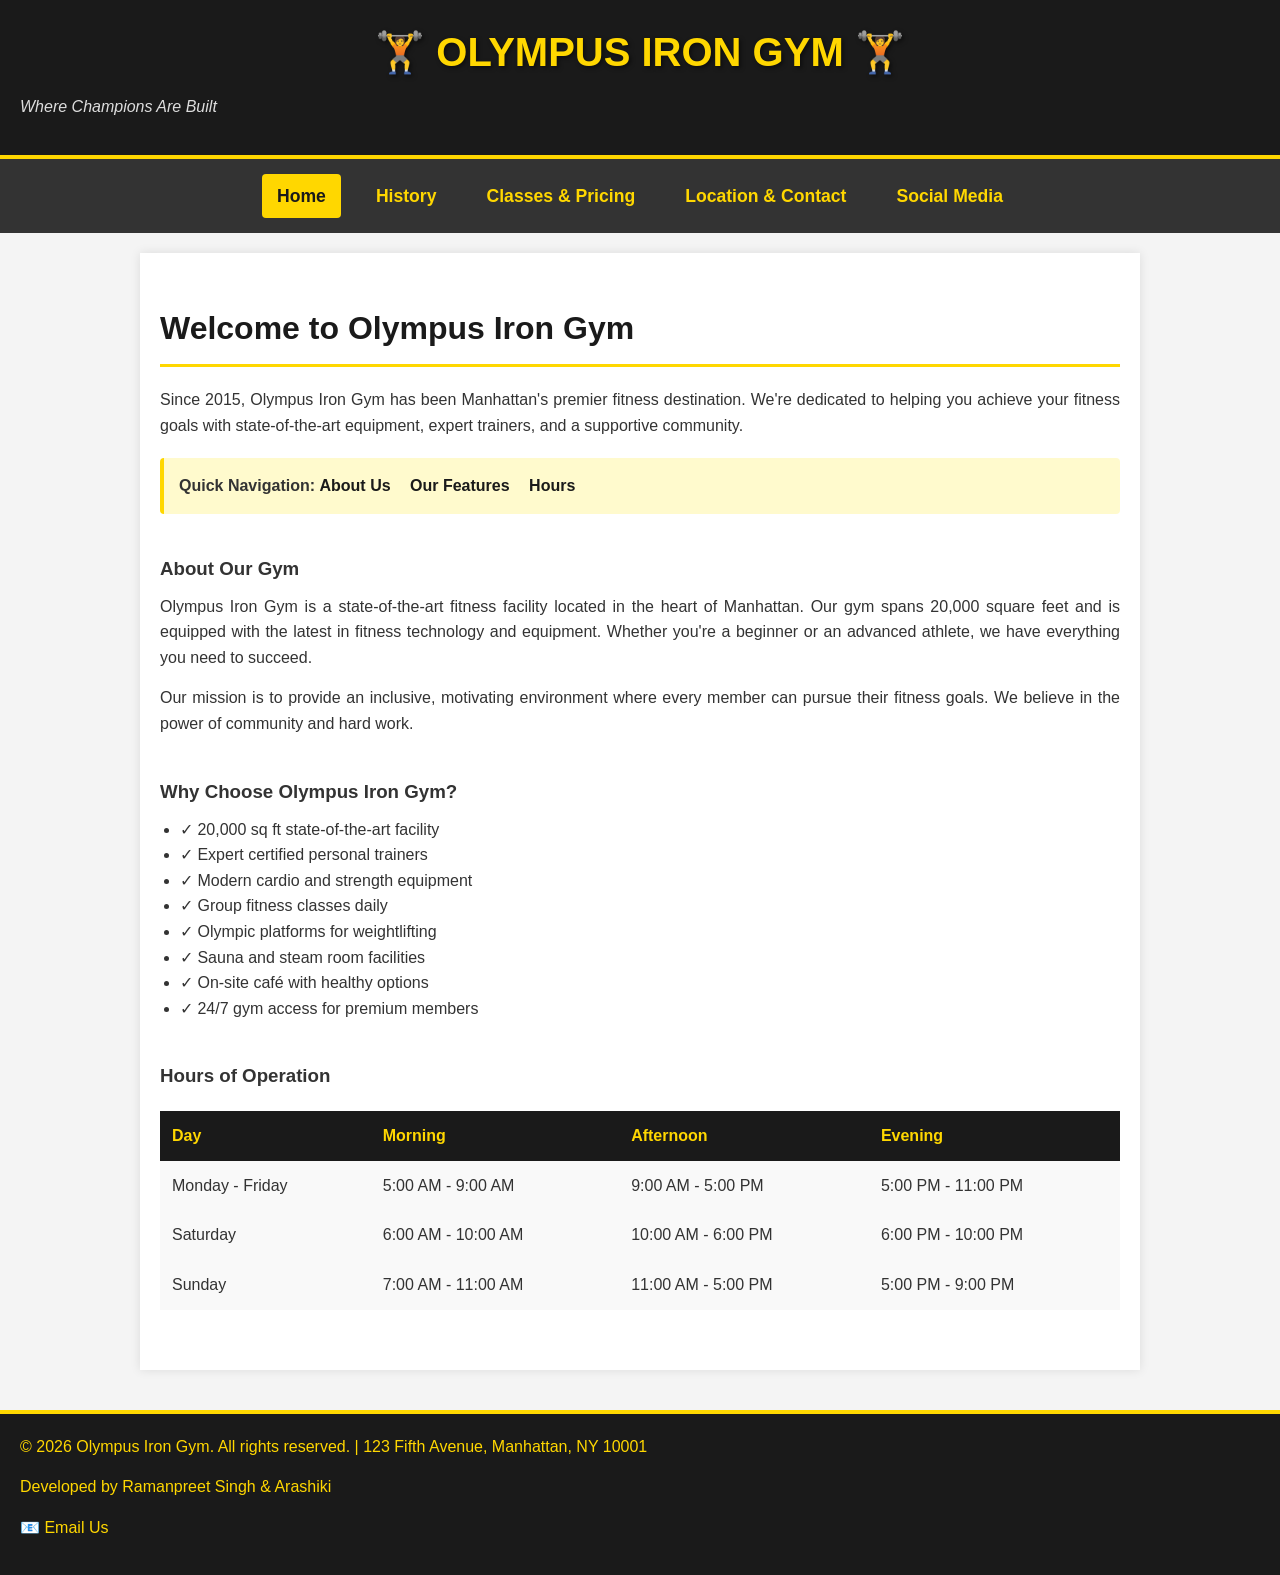
<file: index.html>
<!DOCTYPE html>
<html lang="en">
<head>
    <meta charset="UTF-8">
    <meta name="viewport" content="width=device-width, initial-scale=1.0">
    <title>Olympus Iron Gym - Home</title>
    <link rel="stylesheet" href="styles.css">
</head>
<body>
    <header>
        <h1>🏋️ OLYMPUS IRON GYM 🏋️</h1>
        <p>Where Champions Are Built</p>
    </header>
    
    <nav>
        <a href="index.html" class="active">Home</a>
        <a href="history.html">History</a>
        <a href="classes.html">Classes & Pricing</a>
        <a href="contact.html">Location & Contact</a>
        <a href="social.html">Social Media</a>
    </nav>
    
    <div class="container">
        <div class="section">
            <h2>Welcome to Olympus Iron Gym</h2>
            <p>Since 2015, Olympus Iron Gym has been Manhattan's premier fitness destination. We're dedicated to helping you achieve your fitness goals with state-of-the-art equipment, expert trainers, and a supportive community.</p>
            
            <div class="internal-nav">
                <strong>Quick Navigation:</strong>
                <a href="#about">About Us</a>
                <a href="#features">Our Features</a>
                <a href="#hours">Hours</a>
            </div>
        </div>
        
        <div class="section" id="about">
            <h3>About Our Gym</h3>
            <p>Olympus Iron Gym is a state-of-the-art fitness facility located in the heart of Manhattan. Our gym spans 20,000 square feet and is equipped with the latest in fitness technology and equipment. Whether you're a beginner or an advanced athlete, we have everything you need to succeed.</p>
            <p>Our mission is to provide an inclusive, motivating environment where every member can pursue their fitness goals. We believe in the power of community and hard work.</p>
        </div>
        
        <div class="section" id="features">
            <h3>Why Choose Olympus Iron Gym?</h3>
            <ul style="margin-left: 20px; margin-bottom: 15px;">
                <li>✓ 20,000 sq ft state-of-the-art facility</li>
                <li>✓ Expert certified personal trainers</li>
                <li>✓ Modern cardio and strength equipment</li>
                <li>✓ Group fitness classes daily</li>
                <li>✓ Olympic platforms for weightlifting</li>
                <li>✓ Sauna and steam room facilities</li>
                <li>✓ On-site café with healthy options</li>
                <li>✓ 24/7 gym access for premium members</li>
            </ul>
        </div>
        
        <div class="section" id="hours">
            <h3>Hours of Operation</h3>
            <table>
                <tr>
                    <th>Day</th>
                    <th>Morning</th>
                    <th>Afternoon</th>
                    <th>Evening</th>
                </tr>
                <tr>
                    <td>Monday - Friday</td>
                    <td>5:00 AM - 9:00 AM</td>
                    <td>9:00 AM - 5:00 PM</td>
                    <td>5:00 PM - 11:00 PM</td>
                </tr>
                <tr>
                    <td>Saturday</td>
                    <td>6:00 AM - 10:00 AM</td>
                    <td>10:00 AM - 6:00 PM</td>
                    <td>6:00 PM - 10:00 PM</td>
                </tr>
                <tr>
                    <td>Sunday</td>
                    <td>7:00 AM - 11:00 AM</td>
                    <td>11:00 AM - 5:00 PM</td>
                    <td>5:00 PM - 9:00 PM</td>
                </tr>
            </table>
        </div>
    </div>
    
    <footer>
        <p>&copy; 2026 Olympus Iron Gym. All rights reserved. | 123 Fifth Avenue, Manhattan, NY 10001</p>
        <p>Developed by Ramanpreet Singh & Arashiki</p>
        <p><a href="mailto:info@olympusirongym.com">📧 Email Us</a></p>
    </footer>
</body>
</html>
</file>
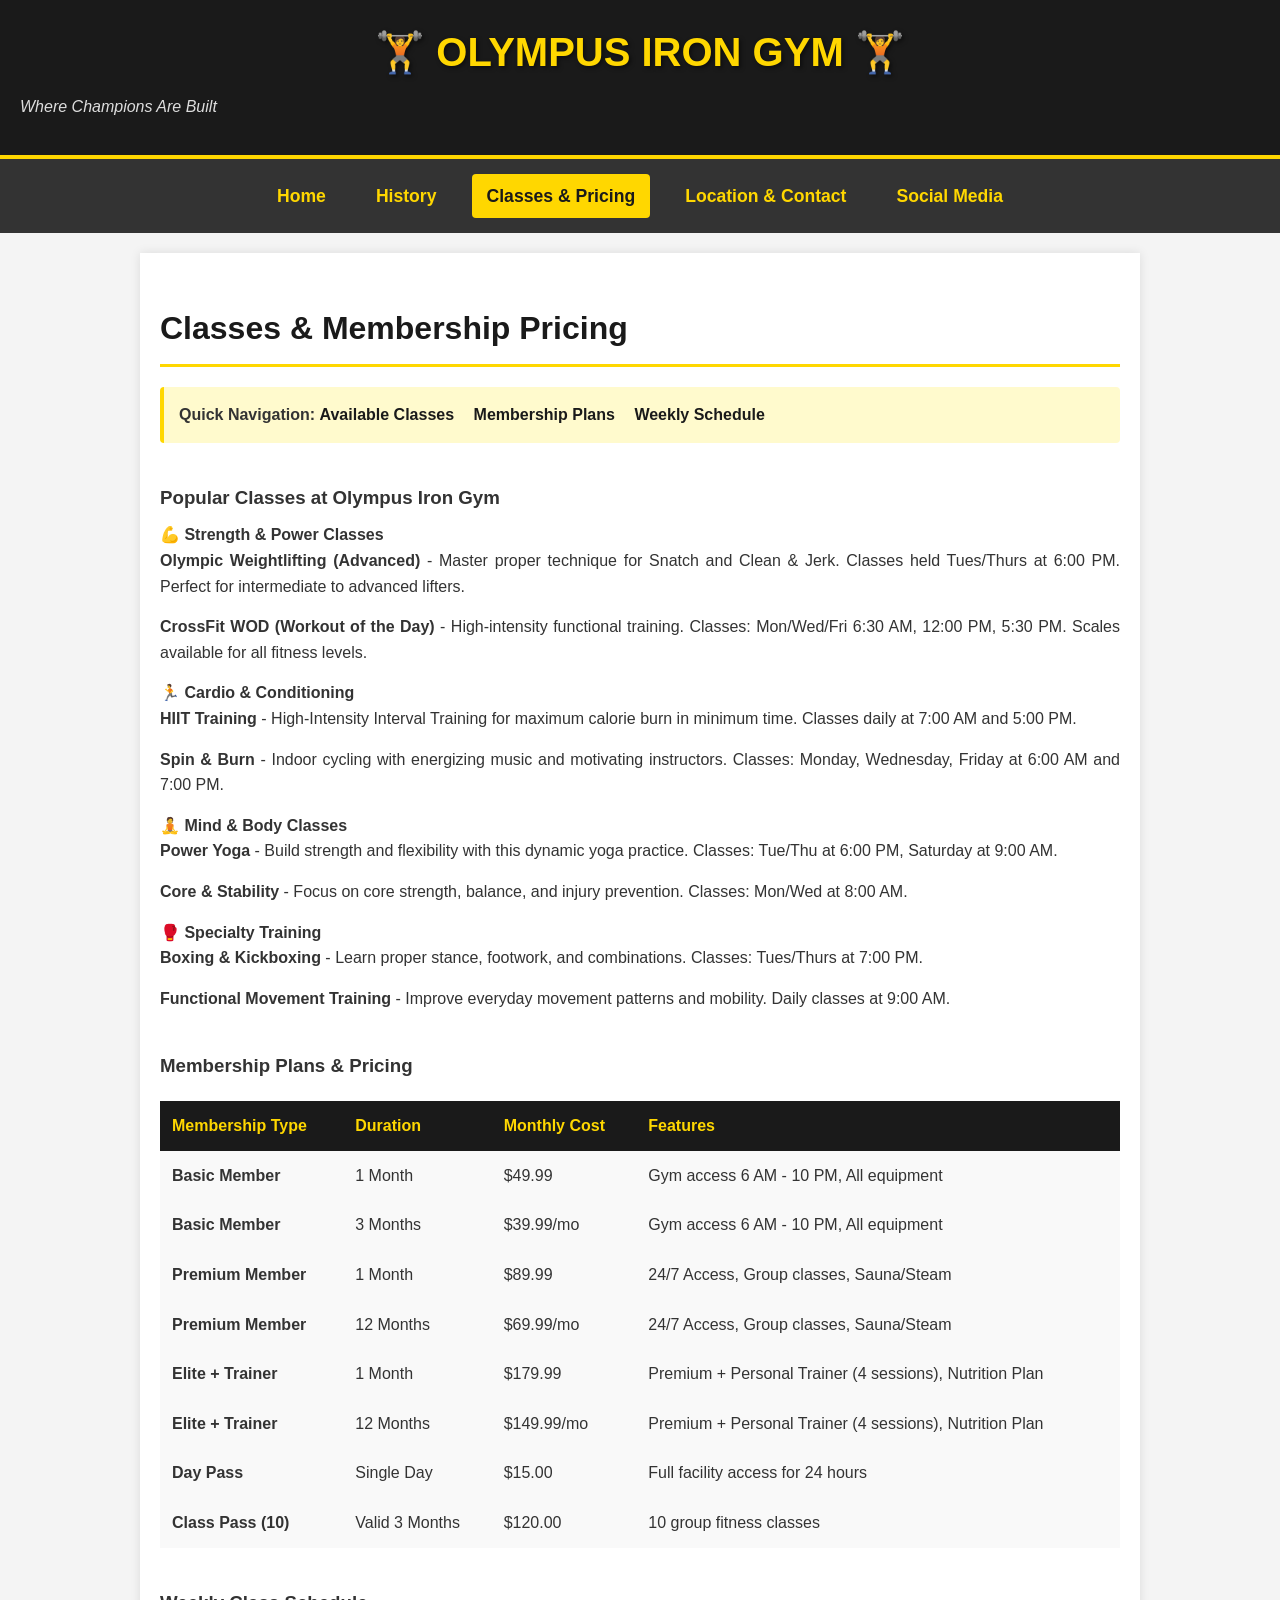
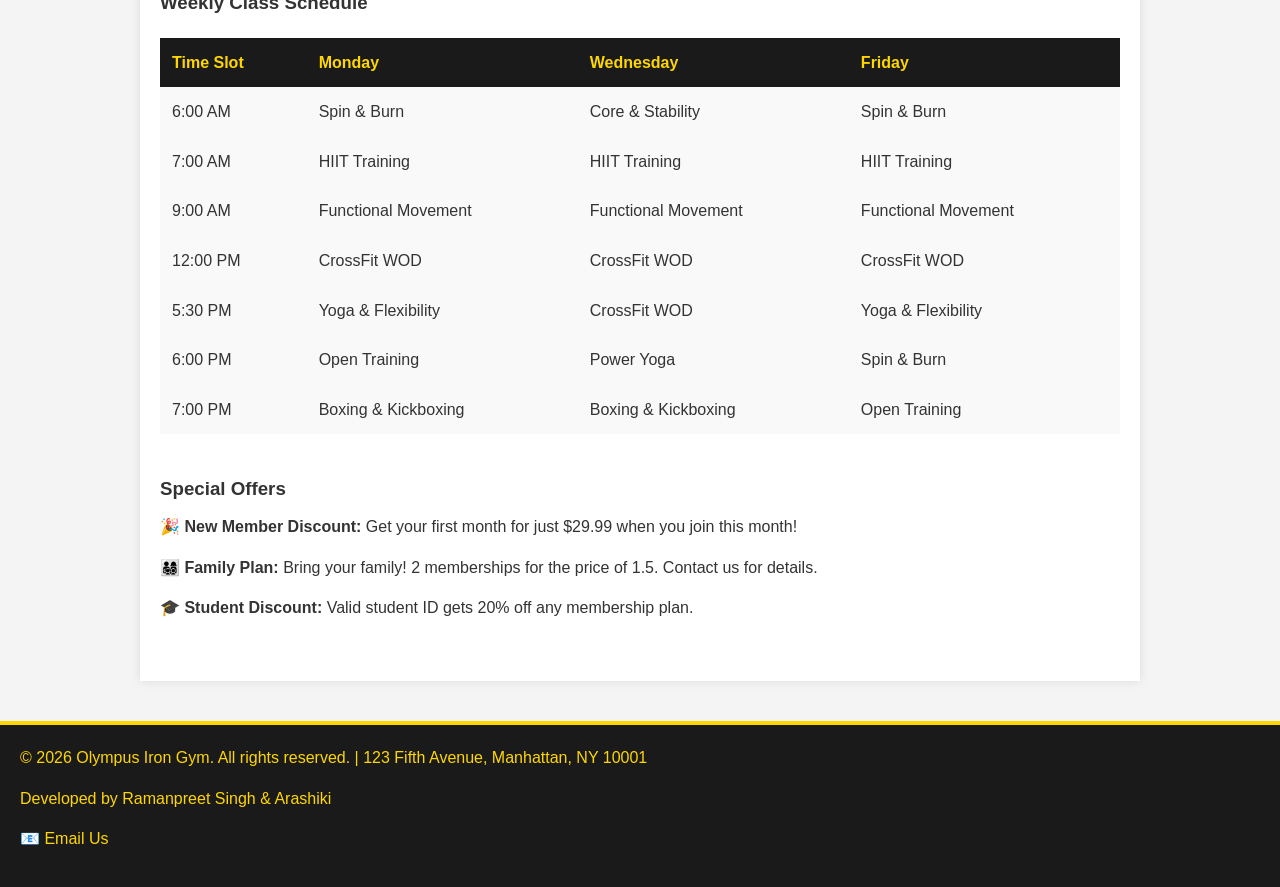
<file: classes.html>
<!DOCTYPE html>
<html lang="en">
<head>
    <meta charset="UTF-8">
    <meta name="viewport" content="width=device-width, initial-scale=1.0">
    <title>Olympus Iron Gym - Classes & Pricing</title>
    <link rel="stylesheet" href="styles.css">
</head>
<body>
    <header>
        <h1>🏋️ OLYMPUS IRON GYM 🏋️</h1>
        <p>Where Champions Are Built</p>
    </header>
    
    <nav>
        <a href="index.html">Home</a>
        <a href="history.html">History</a>
        <a href="classes.html" class="active">Classes & Pricing</a>
        <a href="contact.html">Location & Contact</a>
        <a href="social.html">Social Media</a>
    </nav>
    
    <div class="container">
        <div class="section">
            <h2>Classes & Membership Pricing</h2>
            
            <div class="internal-nav">
                <strong>Quick Navigation:</strong>
                <a href="#classes">Available Classes</a>
                <a href="#pricing">Membership Plans</a>
                <a href="#schedule">Weekly Schedule</a>
            </div>
        </div>
        
        <div class="section" id="classes">
            <h3>Popular Classes at Olympus Iron Gym</h3>
            
            <h4>💪 Strength & Power Classes</h4>
            <p><strong>Olympic Weightlifting (Advanced)</strong> - Master proper technique for Snatch and Clean & Jerk. Classes held Tues/Thurs at 6:00 PM. Perfect for intermediate to advanced lifters.</p>
            
            <p><strong>CrossFit WOD (Workout of the Day)</strong> - High-intensity functional training. Classes: Mon/Wed/Fri 6:30 AM, 12:00 PM, 5:30 PM. Scales available for all fitness levels.</p>
            
            <h4>🏃 Cardio & Conditioning</h4>
            <p><strong>HIIT Training</strong> - High-Intensity Interval Training for maximum calorie burn in minimum time. Classes daily at 7:00 AM and 5:00 PM.</p>
            
            <p><strong>Spin & Burn</strong> - Indoor cycling with energizing music and motivating instructors. Classes: Monday, Wednesday, Friday at 6:00 AM and 7:00 PM.</p>
            
            <h4>🧘 Mind & Body Classes</h4>
            <p><strong>Power Yoga</strong> - Build strength and flexibility with this dynamic yoga practice. Classes: Tue/Thu at 6:00 PM, Saturday at 9:00 AM.</p>
            
            <p><strong>Core & Stability</strong> - Focus on core strength, balance, and injury prevention. Classes: Mon/Wed at 8:00 AM.</p>
            
            <h4>🥊 Specialty Training</h4>
            <p><strong>Boxing & Kickboxing</strong> - Learn proper stance, footwork, and combinations. Classes: Tues/Thurs at 7:00 PM.</p>
            
            <p><strong>Functional Movement Training</strong> - Improve everyday movement patterns and mobility. Daily classes at 9:00 AM.</p>
        </div>
        
        <div class="section" id="pricing">
            <h3>Membership Plans & Pricing</h3>
            <table>
                <tr>
                    <th>Membership Type</th>
                    <th>Duration</th>
                    <th>Monthly Cost</th>
                    <th>Features</th>
                </tr>
                <tr>
                    <td><strong>Basic Member</strong></td>
                    <td>1 Month</td>
                    <td>$49.99</td>
                    <td>Gym access 6 AM - 10 PM, All equipment</td>
                </tr>
                <tr>
                    <td><strong>Basic Member</strong></td>
                    <td>3 Months</td>
                    <td>$39.99/mo</td>
                    <td>Gym access 6 AM - 10 PM, All equipment</td>
                </tr>
                <tr>
                    <td><strong>Premium Member</strong></td>
                    <td>1 Month</td>
                    <td>$89.99</td>
                    <td>24/7 Access, Group classes, Sauna/Steam</td>
                </tr>
                <tr>
                    <td><strong>Premium Member</strong></td>
                    <td>12 Months</td>
                    <td>$69.99/mo</td>
                    <td>24/7 Access, Group classes, Sauna/Steam</td>
                </tr>
                <tr>
                    <td><strong>Elite + Trainer</strong></td>
                    <td>1 Month</td>
                    <td>$179.99</td>
                    <td>Premium + Personal Trainer (4 sessions), Nutrition Plan</td>
                </tr>
                <tr>
                    <td><strong>Elite + Trainer</strong></td>
                    <td>12 Months</td>
                    <td>$149.99/mo</td>
                    <td>Premium + Personal Trainer (4 sessions), Nutrition Plan</td>
                </tr>
                <tr>
                    <td><strong>Day Pass</strong></td>
                    <td>Single Day</td>
                    <td>$15.00</td>
                    <td>Full facility access for 24 hours</td>
                </tr>
                <tr>
                    <td><strong>Class Pass (10)</strong></td>
                    <td>Valid 3 Months</td>
                    <td>$120.00</td>
                    <td>10 group fitness classes</td>
                </tr>
            </table>
        </div>
        
        <div class="section" id="schedule">
            <h3>Weekly Class Schedule</h3>
            <table>
                <tr>
                    <th>Time Slot</th>
                    <th>Monday</th>
                    <th>Wednesday</th>
                    <th>Friday</th>
                </tr>
                <tr>
                    <td>6:00 AM</td>
                    <td>Spin & Burn</td>
                    <td>Core & Stability</td>
                    <td>Spin & Burn</td>
                </tr>
                <tr>
                    <td>7:00 AM</td>
                    <td>HIIT Training</td>
                    <td>HIIT Training</td>
                    <td>HIIT Training</td>
                </tr>
                <tr>
                    <td>9:00 AM</td>
                    <td>Functional Movement</td>
                    <td>Functional Movement</td>
                    <td>Functional Movement</td>
                </tr>
                <tr>
                    <td>12:00 PM</td>
                    <td>CrossFit WOD</td>
                    <td>CrossFit WOD</td>
                    <td>CrossFit WOD</td>
                </tr>
                <tr>
                    <td>5:30 PM</td>
                    <td>Yoga & Flexibility</td>
                    <td>CrossFit WOD</td>
                    <td>Yoga & Flexibility</td>
                </tr>
                <tr>
                    <td>6:00 PM</td>
                    <td>Open Training</td>
                    <td>Power Yoga</td>
                    <td>Spin & Burn</td>
                </tr>
                <tr>
                    <td>7:00 PM</td>
                    <td>Boxing & Kickboxing</td>
                    <td>Boxing & Kickboxing</td>
                    <td>Open Training</td>
                </tr>
            </table>
        </div>
        
        <div class="section">
            <h3>Special Offers</h3>
            <p><strong>🎉 New Member Discount:</strong> Get your first month for just $29.99 when you join this month!</p>
            <p><strong>👨‍👩‍👧‍👦 Family Plan:</strong> Bring your family! 2 memberships for the price of 1.5. Contact us for details.</p>
            <p><strong>🎓 Student Discount:</strong> Valid student ID gets 20% off any membership plan.</p>
        </div>
    </div>
    
    <footer>
        <p>&copy; 2026 Olympus Iron Gym. All rights reserved. | 123 Fifth Avenue, Manhattan, NY 10001</p>
        <p>Developed by Ramanpreet Singh & Arashiki</p>
        <p><a href="mailto:info@olympusirongym.com">📧 Email Us</a></p>
    </footer>
</body>
</html>
</file>
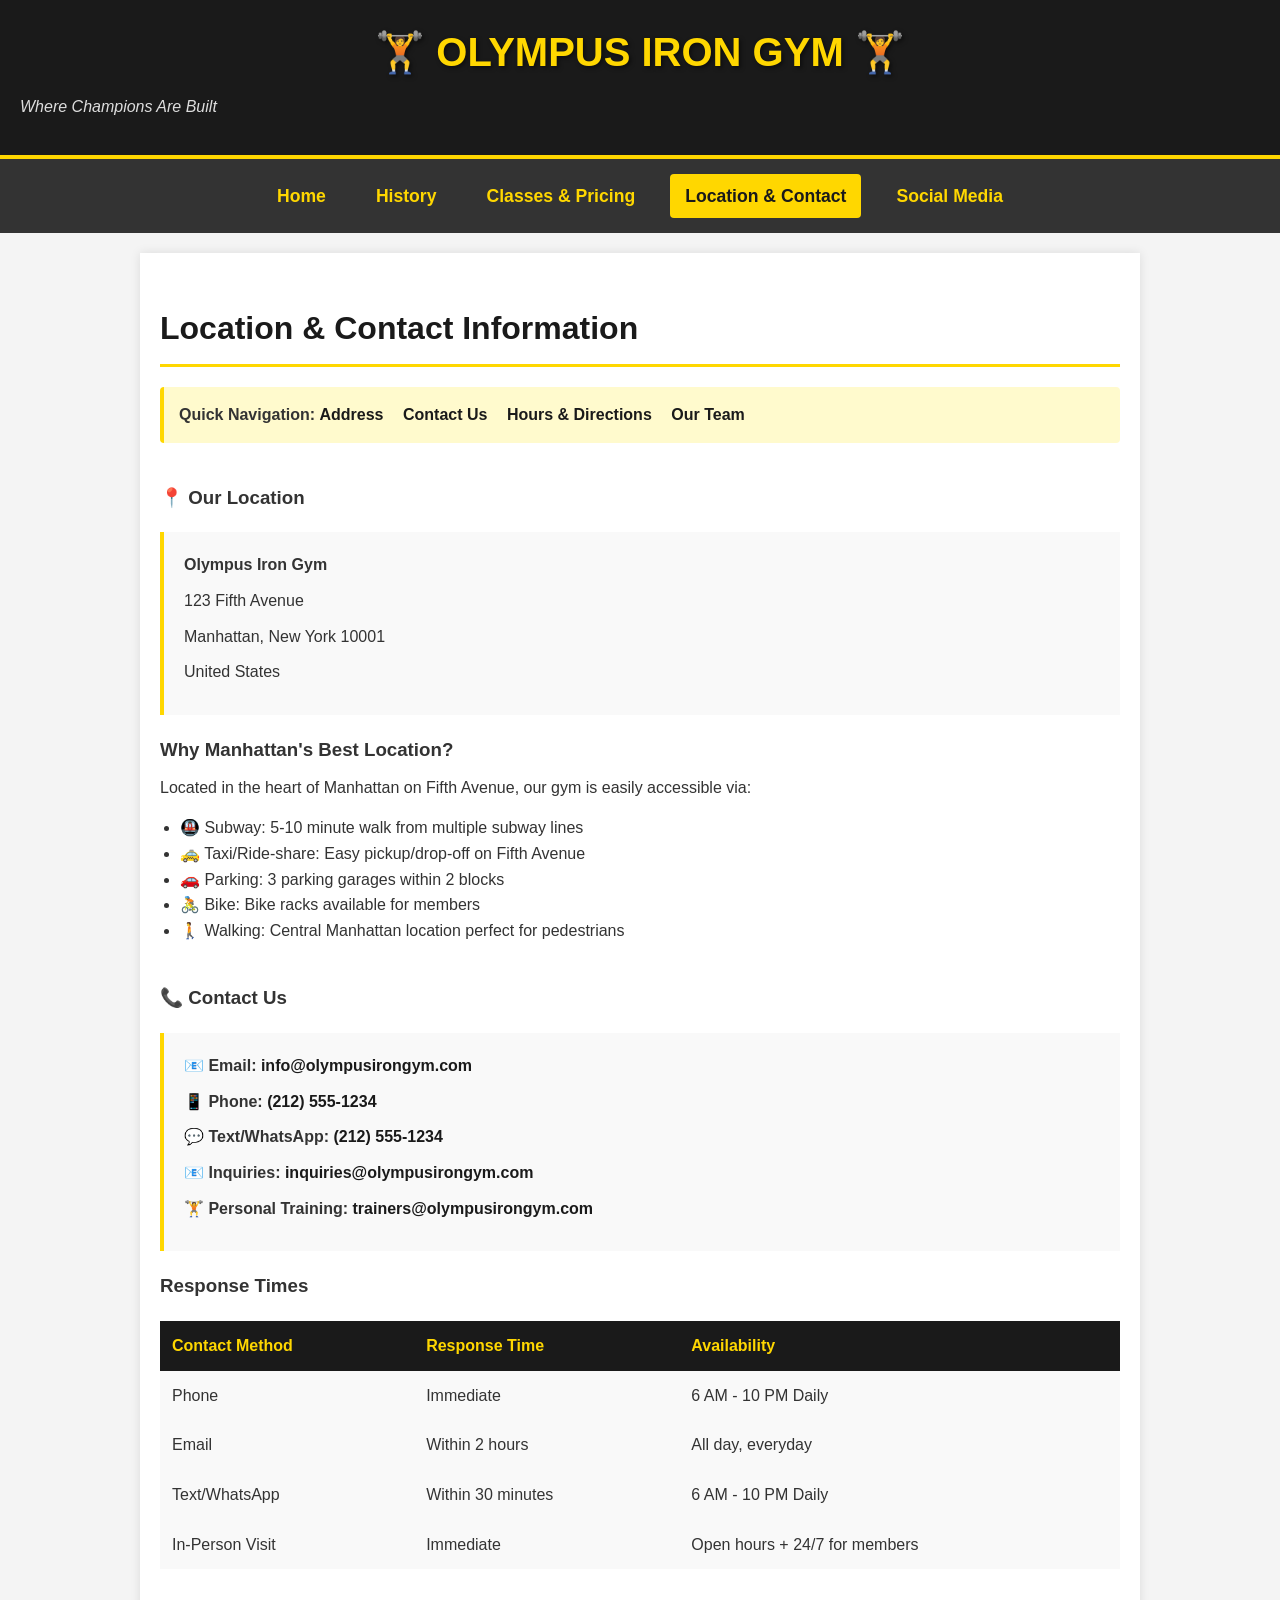
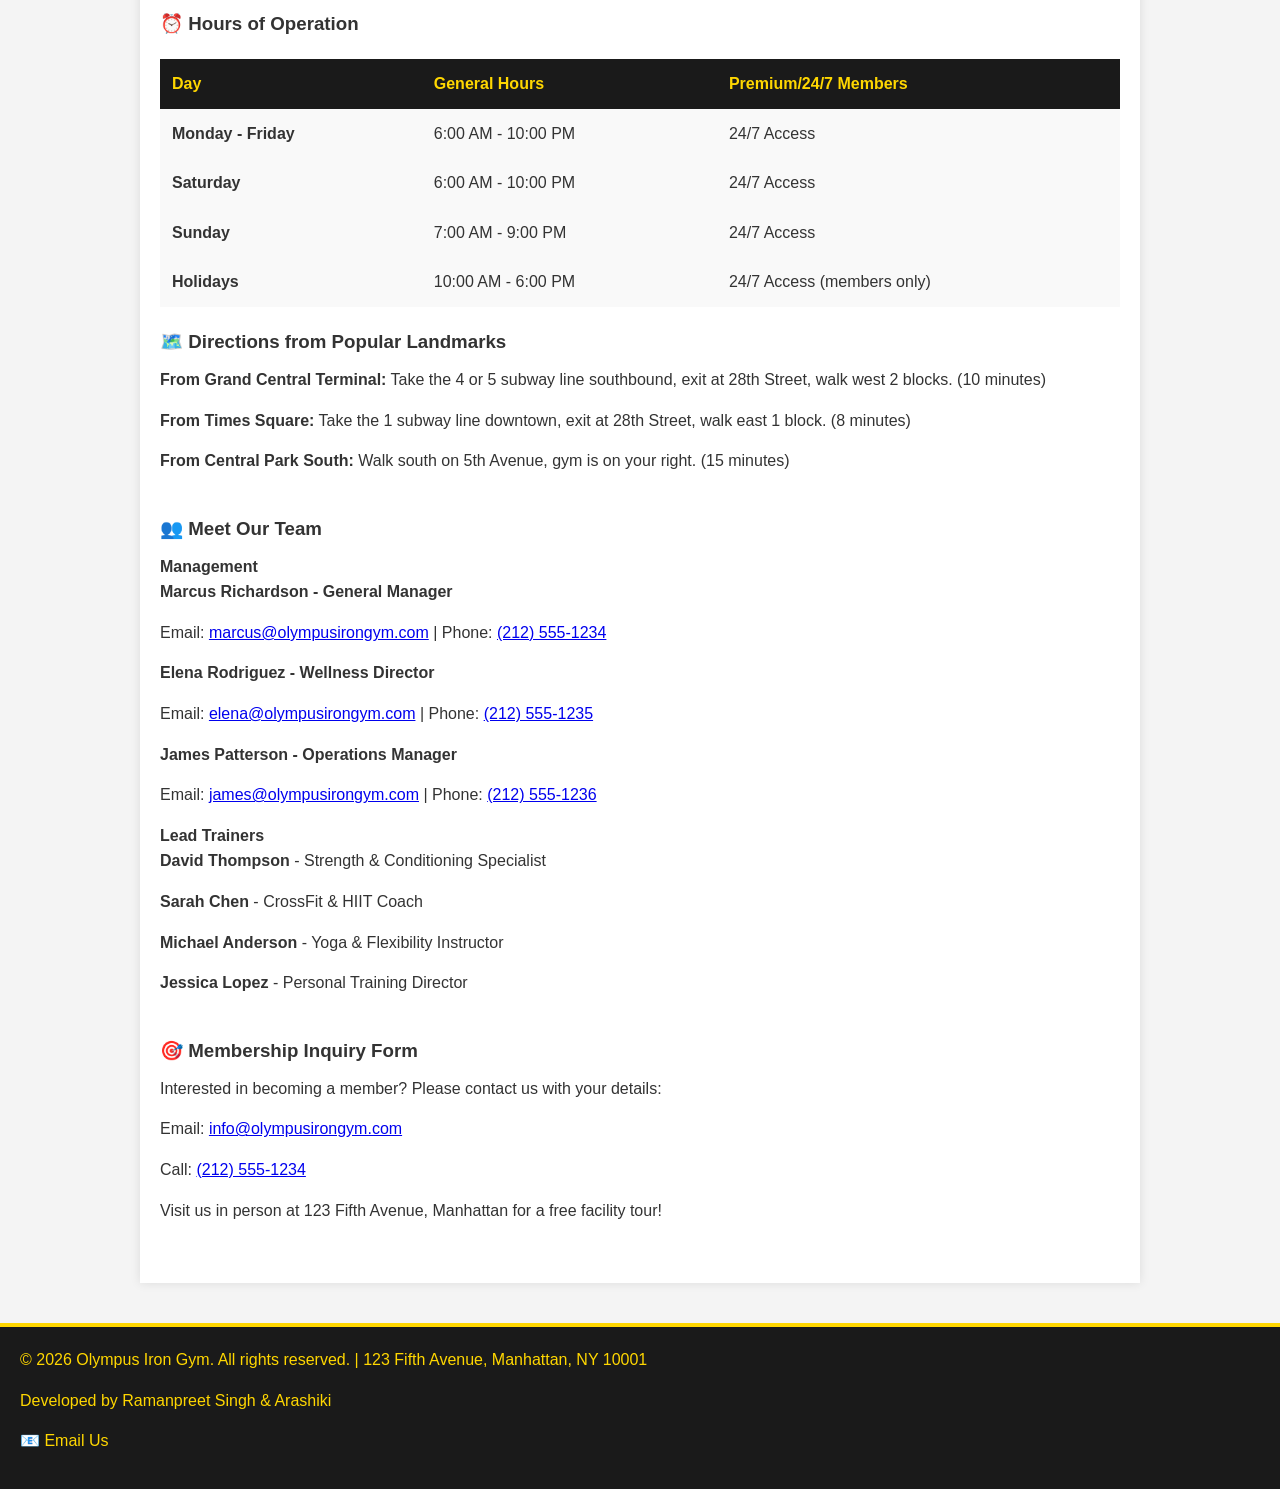
<file: contact.html>
<!DOCTYPE html>
<html lang="en">
<head>
    <meta charset="UTF-8">
    <meta name="viewport" content="width=device-width, initial-scale=1.0">
    <title>Olympus Iron Gym - Location & Contact</title>
    <link rel="stylesheet" href="styles.css">
</head>
<body>
    <header>
        <h1>🏋️ OLYMPUS IRON GYM 🏋️</h1>
        <p>Where Champions Are Built</p>
    </header>
    
    <nav>
        <a href="index.html">Home</a>
        <a href="history.html">History</a>
        <a href="classes.html">Classes & Pricing</a>
        <a href="contact.html" class="active">Location & Contact</a>
        <a href="social.html">Social Media</a>
    </nav>
    
    <div class="container">
        <div class="section">
            <h2>Location & Contact Information</h2>
            
            <div class="internal-nav">
                <strong>Quick Navigation:</strong>
                <a href="#address">Address</a>
                <a href="#contact">Contact Us</a>
                <a href="#hours">Hours & Directions</a>
                <a href="#staff">Our Team</a>
            </div>
        </div>
        
        <div class="section" id="address">
            <h3>📍 Our Location</h3>
            <div class="contact-info">
                <p><strong>Olympus Iron Gym</strong></p>
                <p>123 Fifth Avenue</p>
                <p>Manhattan, New York 10001</p>
                <p>United States</p>
            </div>
            
            <h3>Why Manhattan's Best Location?</h3>
            <p>Located in the heart of Manhattan on Fifth Avenue, our gym is easily accessible via:</p>
            <ul style="margin-left: 20px; margin-bottom: 15px;">
                <li>🚇 Subway: 5-10 minute walk from multiple subway lines</li>
                <li>🚕 Taxi/Ride-share: Easy pickup/drop-off on Fifth Avenue</li>
                <li>🚗 Parking: 3 parking garages within 2 blocks</li>
                <li>🚴 Bike: Bike racks available for members</li>
                <li>🚶 Walking: Central Manhattan location perfect for pedestrians</li>
            </ul>
        </div>
        
        <div class="section" id="contact">
            <h3>📞 Contact Us</h3>
            <div class="contact-info">
                <p>
                    <strong>📧 Email:</strong> 
                    <a href="mailto:info@olympusirongym.com">info@olympusirongym.com</a>
                </p>
                <p>
                    <strong>📱 Phone:</strong> 
                    <a href="tel:+12125551234">(212) 555-1234</a>
                </p>
                <p>
                    <strong>💬 Text/WhatsApp:</strong> 
                    <a href="tel:+12125551234">(212) 555-1234</a>
                </p>
                <p>
                    <strong>📧 Inquiries:</strong> 
                    <a href="mailto:inquiries@olympusirongym.com">inquiries@olympusirongym.com</a>
                </p>
                <p>
                    <strong>🏋️ Personal Training:</strong> 
                    <a href="mailto:trainers@olympusirongym.com">trainers@olympusirongym.com</a>
                </p>
            </div>
            
            <h3>Response Times</h3>
            <table>
                <tr>
                    <th>Contact Method</th>
                    <th>Response Time</th>
                    <th>Availability</th>
                </tr>
                <tr>
                    <td>Phone</td>
                    <td>Immediate</td>
                    <td>6 AM - 10 PM Daily</td>
                </tr>
                <tr>
                    <td>Email</td>
                    <td>Within 2 hours</td>
                    <td>All day, everyday</td>
                </tr>
                <tr>
                    <td>Text/WhatsApp</td>
                    <td>Within 30 minutes</td>
                    <td>6 AM - 10 PM Daily</td>
                </tr>
                <tr>
                    <td>In-Person Visit</td>
                    <td>Immediate</td>
                    <td>Open hours + 24/7 for members</td>
                </tr>
            </table>
        </div>
        
        <div class="section" id="hours">
            <h3>⏰ Hours of Operation</h3>
            <table>
                <tr>
                    <th>Day</th>
                    <th>General Hours</th>
                    <th>Premium/24/7 Members</th>
                </tr>
                <tr>
                    <td><strong>Monday - Friday</strong></td>
                    <td>6:00 AM - 10:00 PM</td>
                    <td>24/7 Access</td>
                </tr>
                <tr>
                    <td><strong>Saturday</strong></td>
                    <td>6:00 AM - 10:00 PM</td>
                    <td>24/7 Access</td>
                </tr>
                <tr>
                    <td><strong>Sunday</strong></td>
                    <td>7:00 AM - 9:00 PM</td>
                    <td>24/7 Access</td>
                </tr>
                <tr>
                    <td><strong>Holidays</strong></td>
                    <td>10:00 AM - 6:00 PM</td>
                    <td>24/7 Access (members only)</td>
                </tr>
            </table>
            
            <h3>🗺️ Directions from Popular Landmarks</h3>
            <p><strong>From Grand Central Terminal:</strong> Take the 4 or 5 subway line southbound, exit at 28th Street, walk west 2 blocks. (10 minutes)</p>
            <p><strong>From Times Square:</strong> Take the 1 subway line downtown, exit at 28th Street, walk east 1 block. (8 minutes)</p>
            <p><strong>From Central Park South:</strong> Walk south on 5th Avenue, gym is on your right. (15 minutes)</p>
        </div>
        
        <div class="section" id="staff">
            <h3>👥 Meet Our Team</h3>
            <h4>Management</h4>
            <p><strong>Marcus Richardson - General Manager</strong></p>
            <p>Email: <a href="mailto:marcus@olympusirongym.com">marcus@olympusirongym.com</a> | Phone: <a href="tel:+12125551234">(212) 555-1234</a></p>
            
            <p><strong>Elena Rodriguez - Wellness Director</strong></p>
            <p>Email: <a href="mailto:elena@olympusirongym.com">elena@olympusirongym.com</a> | Phone: <a href="tel:+12125551235">(212) 555-1235</a></p>
            
            <p><strong>James Patterson - Operations Manager</strong></p>
            <p>Email: <a href="mailto:james@olympusirongym.com">james@olympusirongym.com</a> | Phone: <a href="tel:+12125551236">(212) 555-1236</a></p>
            
            <h4>Lead Trainers</h4>
            <p><strong>David Thompson</strong> - Strength & Conditioning Specialist</p>
            <p><strong>Sarah Chen</strong> - CrossFit & HIIT Coach</p>
            <p><strong>Michael Anderson</strong> - Yoga & Flexibility Instructor</p>
            <p><strong>Jessica Lopez</strong> - Personal Training Director</p>
        </div>
        
        <div class="section">
            <h3>🎯 Membership Inquiry Form</h3>
            <p>Interested in becoming a member? Please contact us with your details:</p>
            <p>Email: <a href="mailto:info@olympusirongym.com">info@olympusirongym.com</a></p>
            <p>Call: <a href="tel:+12125551234">(212) 555-1234</a></p>
            <p>Visit us in person at 123 Fifth Avenue, Manhattan for a free facility tour!</p>
        </div>
    </div>
    
    <footer>
        <p>&copy; 2026 Olympus Iron Gym. All rights reserved. | 123 Fifth Avenue, Manhattan, NY 10001</p>
        <p>Developed by Ramanpreet Singh & Arashiki</p>
        <p><a href="mailto:info@olympusirongym.com">📧 Email Us</a></p>
    </footer>
</body>
</html>
</file>
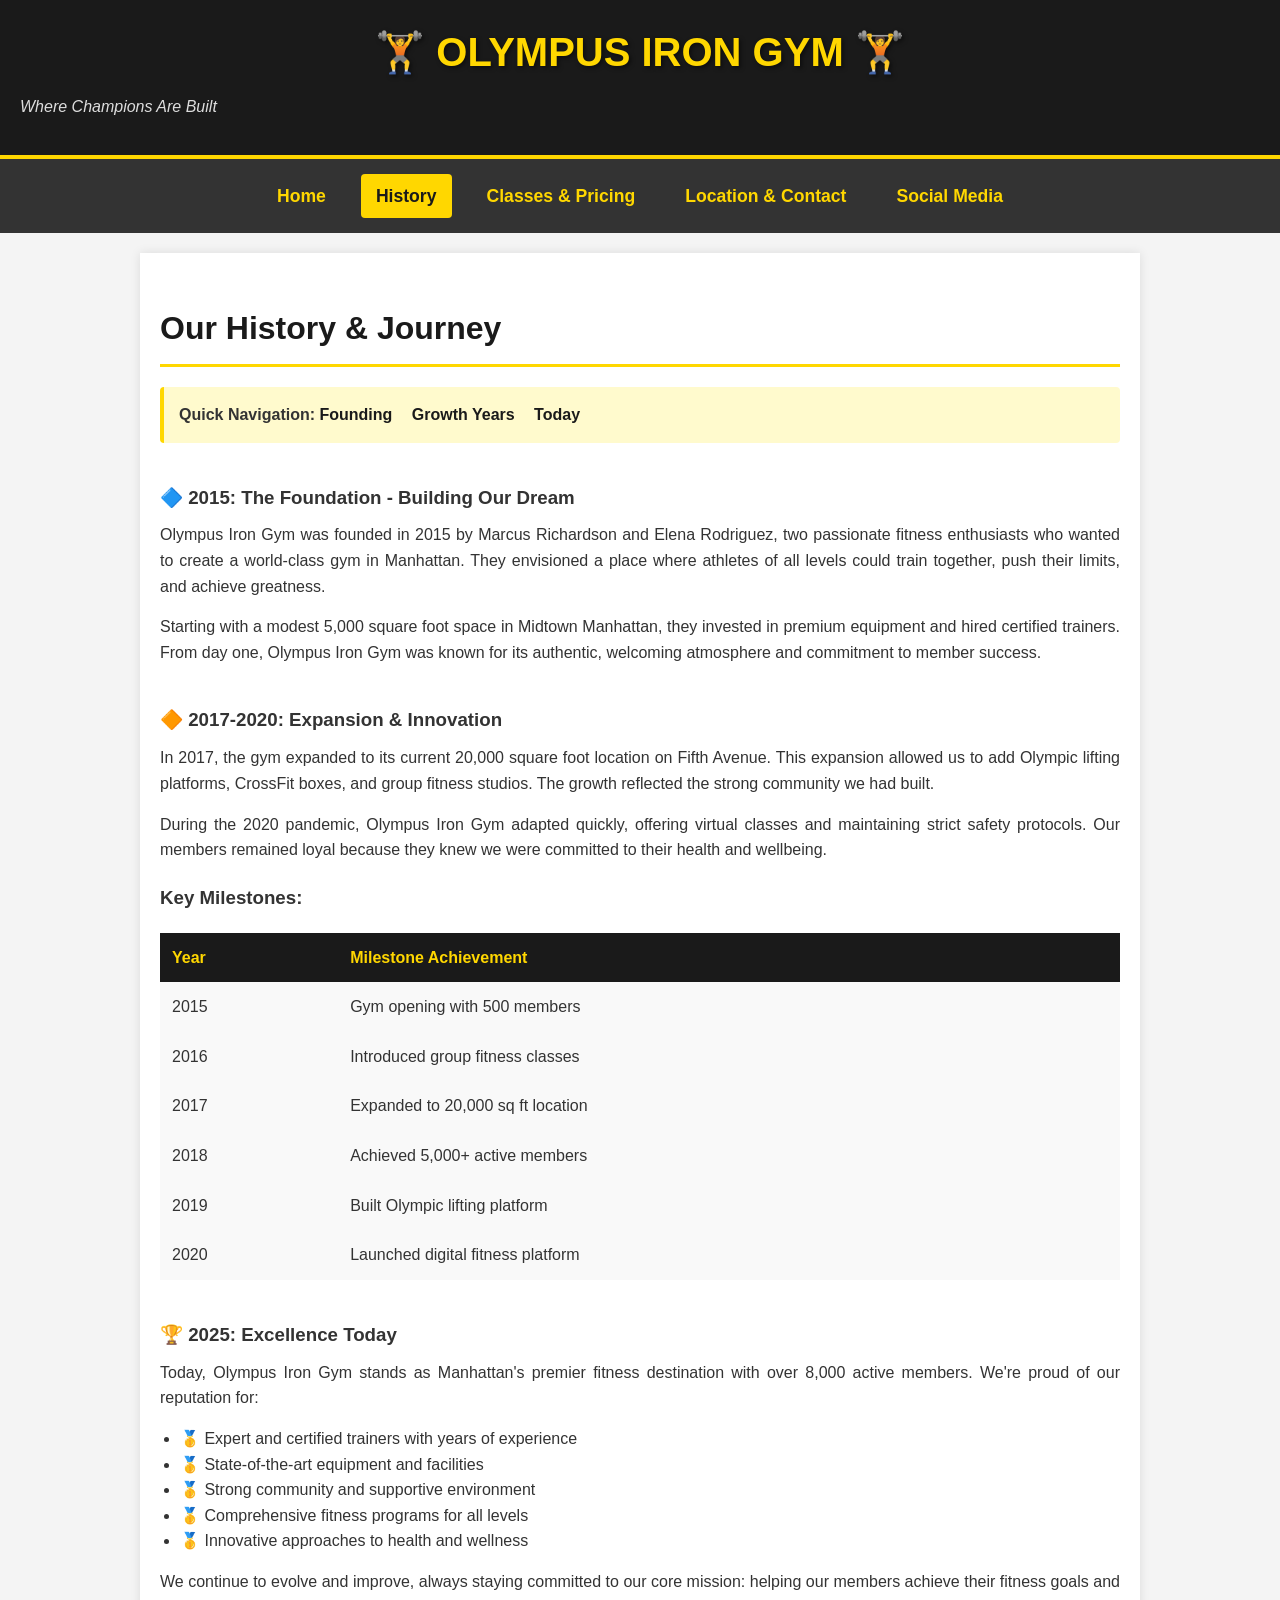
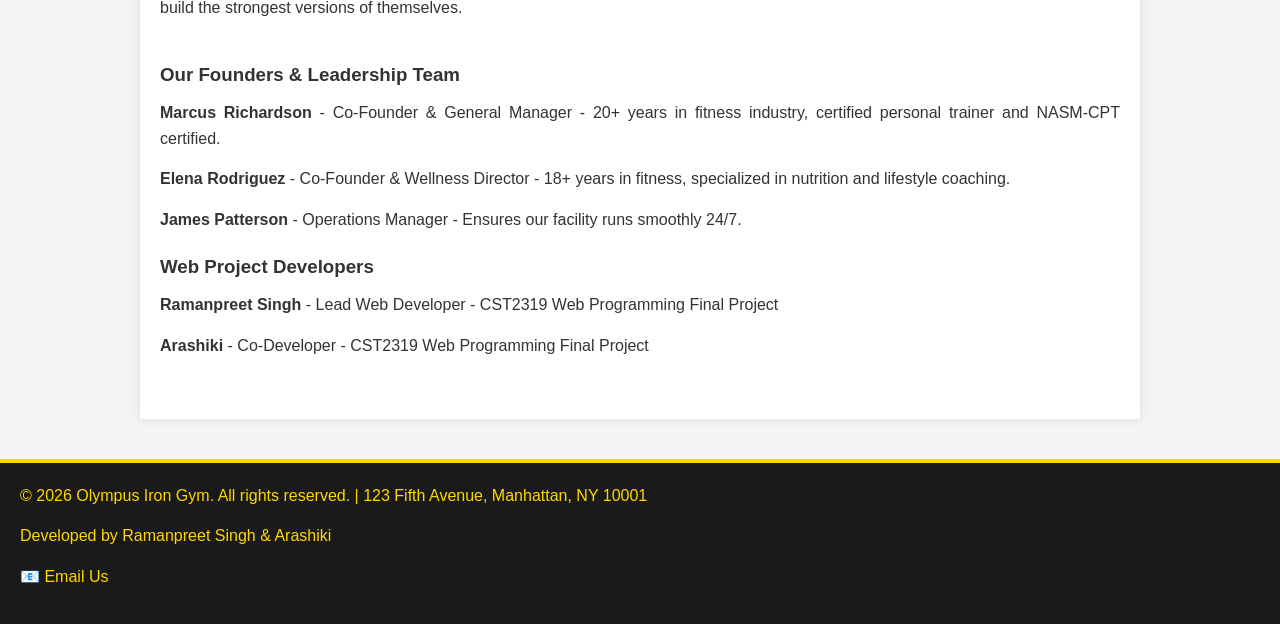
<file: history.html>
<!DOCTYPE html>
<html lang="en">
<head>
    <meta charset="UTF-8">
    <meta name="viewport" content="width=device-width, initial-scale=1.0">
    <title>Olympus Iron Gym - Our History</title>
    <link rel="stylesheet" href="styles.css">
</head>
<body>
    <header>
        <h1>🏋️ OLYMPUS IRON GYM 🏋️</h1>
        <p>Where Champions Are Built</p>
    </header>
    
    <nav>
        <a href="index.html">Home</a>
        <a href="history.html" class="active">History</a>
        <a href="classes.html">Classes & Pricing</a>
        <a href="contact.html">Location & Contact</a>
        <a href="social.html">Social Media</a>
    </nav>
    
    <div class="container">
        <div class="section">
            <h2>Our History & Journey</h2>
            
            <div class="internal-nav">
                <strong>Quick Navigation:</strong>
                <a href="#founding">Founding</a>
                <a href="#growth">Growth Years</a>
                <a href="#today">Today</a>
            </div>
        </div>
        
        <div class="section" id="founding">
            <h3>🔷 2015: The Foundation - Building Our Dream</h3>
            <p>Olympus Iron Gym was founded in 2015 by Marcus Richardson and Elena Rodriguez, two passionate fitness enthusiasts who wanted to create a world-class gym in Manhattan. They envisioned a place where athletes of all levels could train together, push their limits, and achieve greatness.</p>
            <p>Starting with a modest 5,000 square foot space in Midtown Manhattan, they invested in premium equipment and hired certified trainers. From day one, Olympus Iron Gym was known for its authentic, welcoming atmosphere and commitment to member success.</p>
        </div>
        
        <div class="section" id="growth">
            <h3>🔶 2017-2020: Expansion & Innovation</h3>
            <p>In 2017, the gym expanded to its current 20,000 square foot location on Fifth Avenue. This expansion allowed us to add Olympic lifting platforms, CrossFit boxes, and group fitness studios. The growth reflected the strong community we had built.</p>
            <p>During the 2020 pandemic, Olympus Iron Gym adapted quickly, offering virtual classes and maintaining strict safety protocols. Our members remained loyal because they knew we were committed to their health and wellbeing.</p>
            
            <h3>Key Milestones:</h3>
            <table>
                <tr>
                    <th>Year</th>
                    <th>Milestone Achievement</th>
                </tr>
                <tr>
                    <td>2015</td>
                    <td>Gym opening with 500 members</td>
                </tr>
                <tr>
                    <td>2016</td>
                    <td>Introduced group fitness classes</td>
                </tr>
                <tr>
                    <td>2017</td>
                    <td>Expanded to 20,000 sq ft location</td>
                </tr>
                <tr>
                    <td>2018</td>
                    <td>Achieved 5,000+ active members</td>
                </tr>
                <tr>
                    <td>2019</td>
                    <td>Built Olympic lifting platform</td>
                </tr>
                <tr>
                    <td>2020</td>
                    <td>Launched digital fitness platform</td>
                </tr>
            </table>
        </div>
        
        <div class="section" id="today">
            <h3>🏆 2025: Excellence Today</h3>
            <p>Today, Olympus Iron Gym stands as Manhattan's premier fitness destination with over 8,000 active members. We're proud of our reputation for:</p>
            <ul style="margin-left: 20px; margin-bottom: 15px;">
                <li>🥇 Expert and certified trainers with years of experience</li>
                <li>🥇 State-of-the-art equipment and facilities</li>
                <li>🥇 Strong community and supportive environment</li>
                <li>🥇 Comprehensive fitness programs for all levels</li>
                <li>🥇 Innovative approaches to health and wellness</li>
            </ul>
            <p>We continue to evolve and improve, always staying committed to our core mission: helping our members achieve their fitness goals and build the strongest versions of themselves.</p>
        </div>
        
        <div class="section">
            <h3>Our Founders & Leadership Team</h3>
            <p><strong>Marcus Richardson</strong> - Co-Founder & General Manager - 20+ years in fitness industry, certified personal trainer and NASM-CPT certified.</p>
            <p><strong>Elena Rodriguez</strong> - Co-Founder & Wellness Director - 18+ years in fitness, specialized in nutrition and lifestyle coaching.</p>
            <p><strong>James Patterson</strong> - Operations Manager - Ensures our facility runs smoothly 24/7.</p>
            
            <h3>Web Project Developers</h3>
            <p><strong>Ramanpreet Singh</strong> - Lead Web Developer - CST2319 Web Programming Final Project</p>
            <p><strong>Arashiki</strong> - Co-Developer - CST2319 Web Programming Final Project</p>
        </div>
    </div>
    
    <footer>
        <p>&copy; 2026 Olympus Iron Gym. All rights reserved. | 123 Fifth Avenue, Manhattan, NY 10001</p>
        <p>Developed by Ramanpreet Singh & Arashiki</p>
        <p><a href="mailto:info@olympusirongym.com">📧 Email Us</a></p>
    </footer>
</body>
</html>
</file>
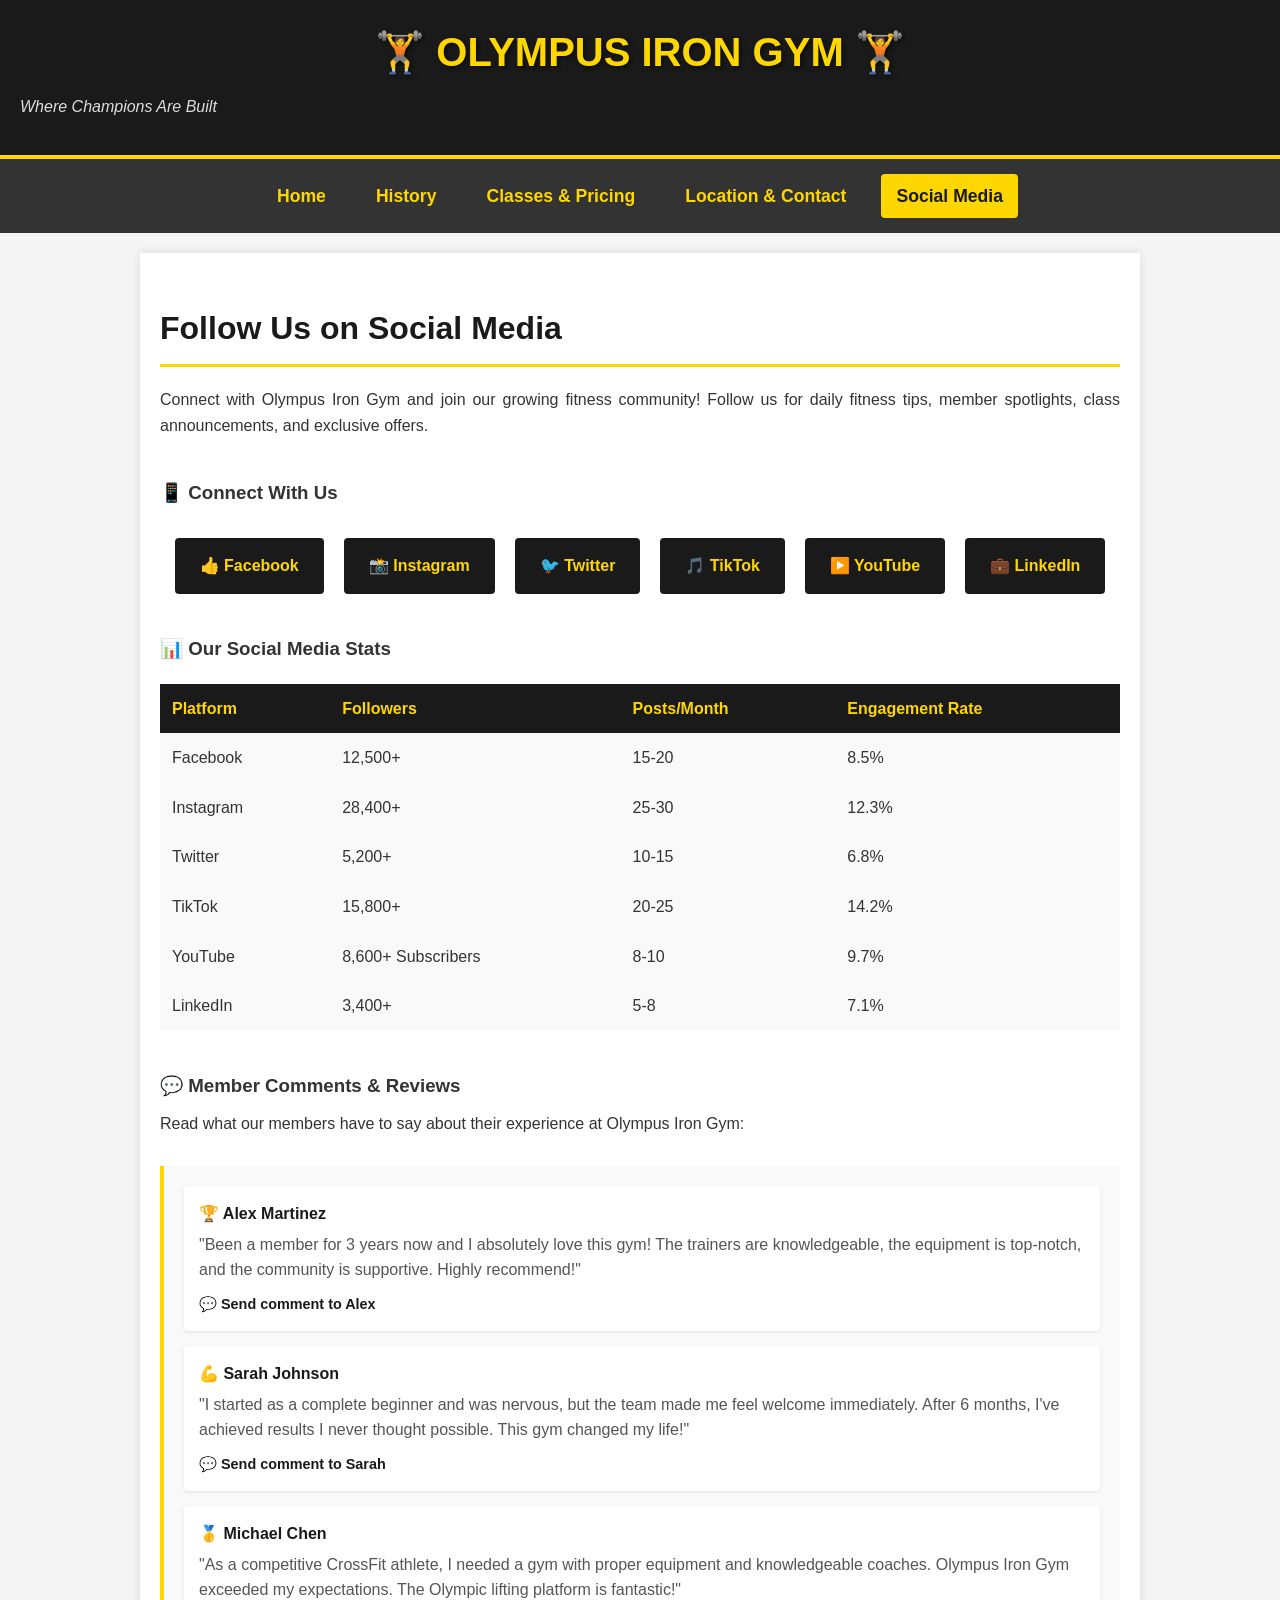
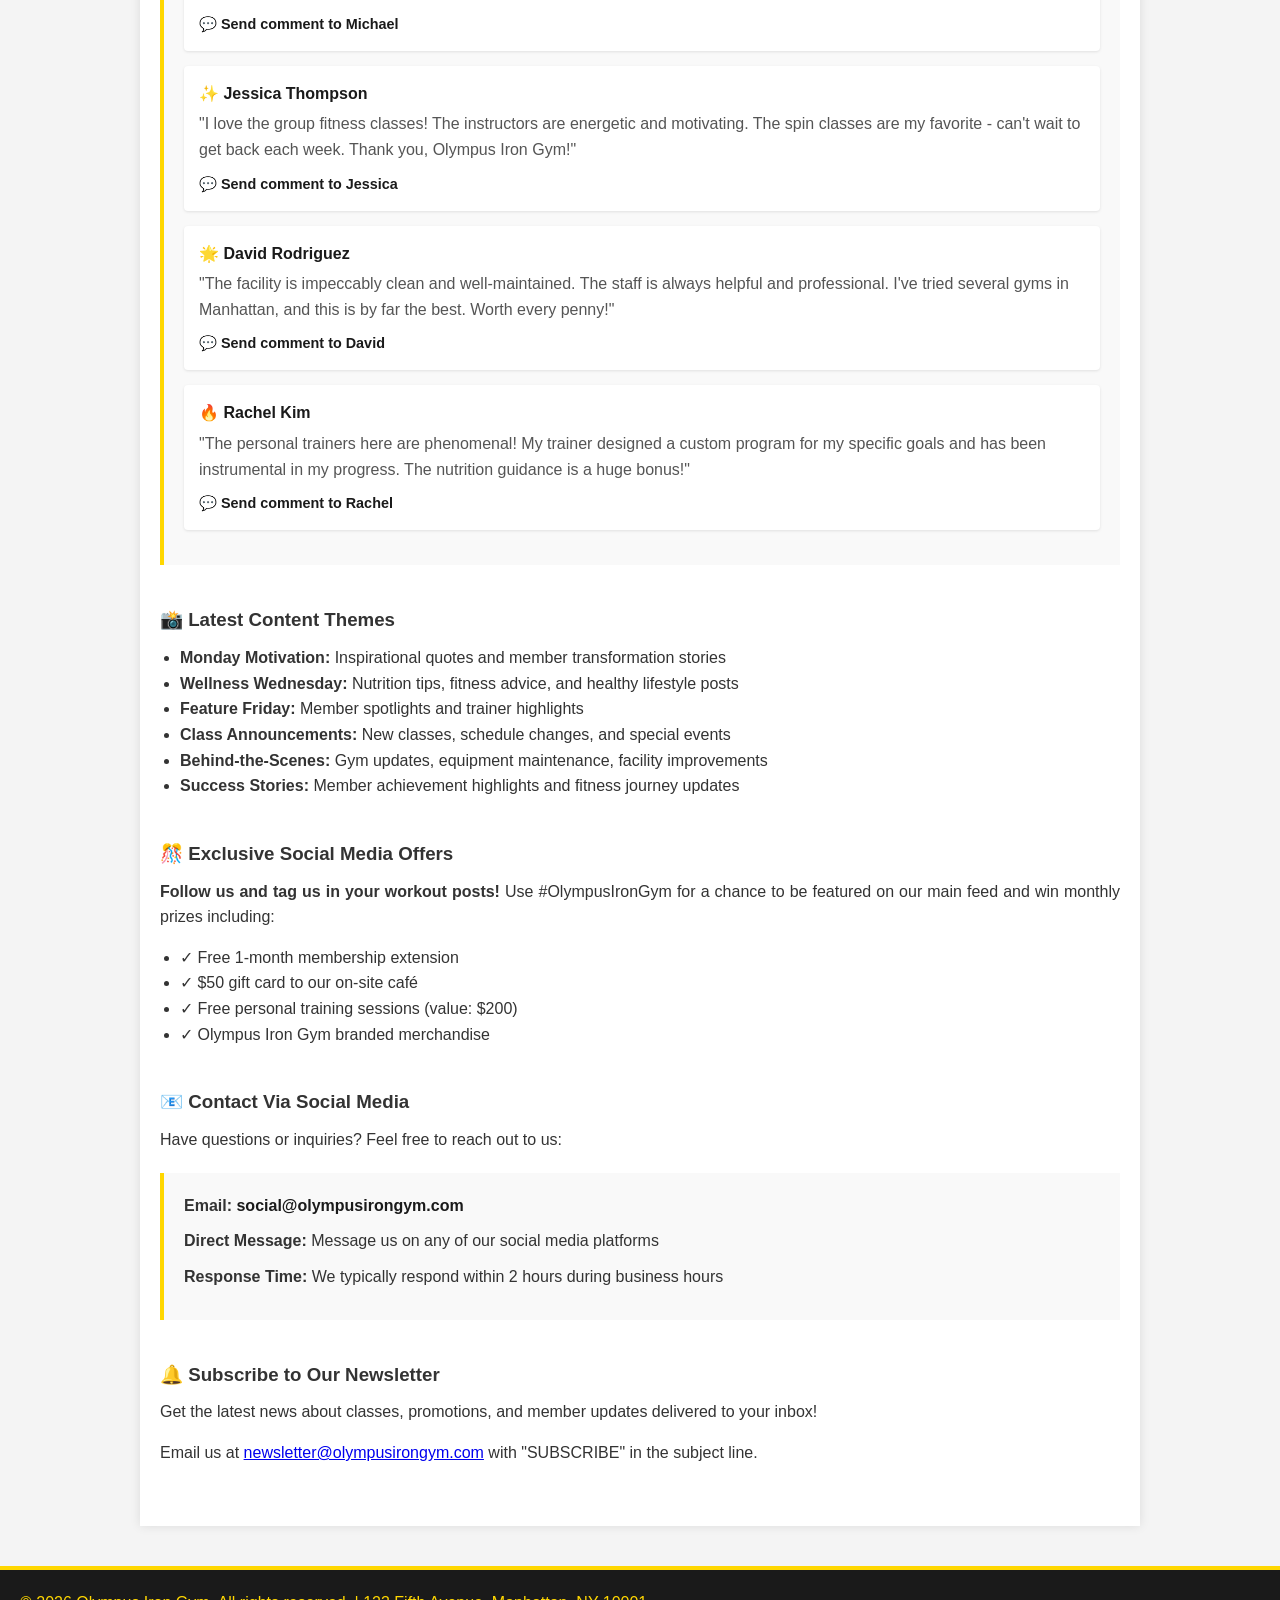
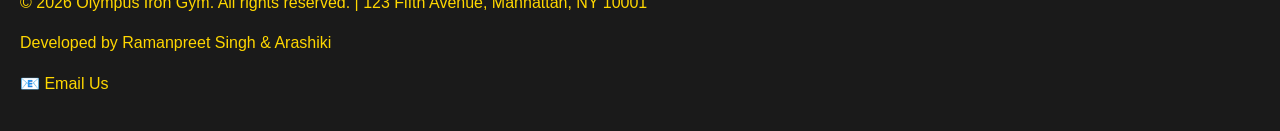
<file: social.html>
<!DOCTYPE html>
<html lang="en">
<head>
    <meta charset="UTF-8">
    <meta name="viewport" content="width=device-width, initial-scale=1.0">
    <title>Olympus Iron Gym - Social Media</title>
    <link rel="stylesheet" href="styles.css">
</head>
<body>
    <header>
        <h1>🏋️ OLYMPUS IRON GYM 🏋️</h1>
        <p>Where Champions Are Built</p>
    </header>
    
    <nav>
        <a href="index.html">Home</a>
        <a href="history.html">History</a>
        <a href="classes.html">Classes & Pricing</a>
        <a href="contact.html">Location & Contact</a>
        <a href="social.html" class="active">Social Media</a>
    </nav>
    
    <div class="container">
        <div class="section">
            <h2>Follow Us on Social Media</h2>
            <p>Connect with Olympus Iron Gym and join our growing fitness community! Follow us for daily fitness tips, member spotlights, class announcements, and exclusive offers.</p>
        </div>
        
        <div class="section">
            <h3>📱 Connect With Us</h3>
            <div class="social-links">
                <a href="https://www.facebook.com/OlympusIronGym" target="_blank">👍 Facebook</a>
                <a href="https://www.instagram.com/OlympusIronGym" target="_blank">📸 Instagram</a>
                <a href="https://www.twitter.com/OlympusIronGym" target="_blank">🐦 Twitter</a>
                <a href="https://www.tiktok.com/@OlympusIronGym" target="_blank">🎵 TikTok</a>
                <a href="https://www.youtube.com/c/OlympusIronGym" target="_blank">▶️ YouTube</a>
                <a href="https://www.linkedin.com/company/OlympusIronGym" target="_blank">💼 LinkedIn</a>
            </div>
        </div>
        
        <div class="section">
            <h3>📊 Our Social Media Stats</h3>
            <table>
                <tr>
                    <th>Platform</th>
                    <th>Followers</th>
                    <th>Posts/Month</th>
                    <th>Engagement Rate</th>
                </tr>
                <tr>
                    <td>Facebook</td>
                    <td>12,500+</td>
                    <td>15-20</td>
                    <td>8.5%</td>
                </tr>
                <tr>
                    <td>Instagram</td>
                    <td>28,400+</td>
                    <td>25-30</td>
                    <td>12.3%</td>
                </tr>
                <tr>
                    <td>Twitter</td>
                    <td>5,200+</td>
                    <td>10-15</td>
                    <td>6.8%</td>
                </tr>
                <tr>
                    <td>TikTok</td>
                    <td>15,800+</td>
                    <td>20-25</td>
                    <td>14.2%</td>
                </tr>
                <tr>
                    <td>YouTube</td>
                    <td>8,600+ Subscribers</td>
                    <td>8-10</td>
                    <td>9.7%</td>
                </tr>
                <tr>
                    <td>LinkedIn</td>
                    <td>3,400+</td>
                    <td>5-8</td>
                    <td>7.1%</td>
                </tr>
            </table>
        </div>
        
        <div class="section">
            <h3>💬 Member Comments & Reviews</h3>
            <p>Read what our members have to say about their experience at Olympus Iron Gym:</p>
            
            <div class="comments-section">
                <div class="comment">
                    <div class="comment-author">🏆 Alex Martinez</div>
                    <div class="comment-text">
                        "Been a member for 3 years now and I absolutely love this gym! The trainers are knowledgeable, the equipment is top-notch, and the community is supportive. Highly recommend!"
                    </div>
                    <div class="comment-link">
                        <a href="mailto:feedback@olympusirongym.com?subject=Comment from Alex Martinez">💬 Send comment to Alex</a>
                    </div>
                </div>
                
                <div class="comment">
                    <div class="comment-author">💪 Sarah Johnson</div>
                    <div class="comment-text">
                        "I started as a complete beginner and was nervous, but the team made me feel welcome immediately. After 6 months, I've achieved results I never thought possible. This gym changed my life!"
                    </div>
                    <div class="comment-link">
                        <a href="mailto:feedback@olympusirongym.com?subject=Comment from Sarah Johnson">💬 Send comment to Sarah</a>
                    </div>
                </div>
                
                <div class="comment">
                    <div class="comment-author">🥇 Michael Chen</div>
                    <div class="comment-text">
                        "As a competitive CrossFit athlete, I needed a gym with proper equipment and knowledgeable coaches. Olympus Iron Gym exceeded my expectations. The Olympic lifting platform is fantastic!"
                    </div>
                    <div class="comment-link">
                        <a href="mailto:feedback@olympusirongym.com?subject=Comment from Michael Chen">💬 Send comment to Michael</a>
                    </div>
                </div>
                
                <div class="comment">
                    <div class="comment-author">✨ Jessica Thompson</div>
                    <div class="comment-text">
                        "I love the group fitness classes! The instructors are energetic and motivating. The spin classes are my favorite - can't wait to get back each week. Thank you, Olympus Iron Gym!"
                    </div>
                    <div class="comment-link">
                        <a href="mailto:feedback@olympusirongym.com?subject=Comment from Jessica Thompson">💬 Send comment to Jessica</a>
                    </div>
                </div>
                
                <div class="comment">
                    <div class="comment-author">🌟 David Rodriguez</div>
                    <div class="comment-text">
                        "The facility is impeccably clean and well-maintained. The staff is always helpful and professional. I've tried several gyms in Manhattan, and this is by far the best. Worth every penny!"
                    </div>
                    <div class="comment-link">
                        <a href="mailto:feedback@olympusirongym.com?subject=Comment from David Rodriguez">💬 Send comment to David</a>
                    </div>
                </div>
                
                <div class="comment">
                    <div class="comment-author">🔥 Rachel Kim</div>
                    <div class="comment-text">
                        "The personal trainers here are phenomenal! My trainer designed a custom program for my specific goals and has been instrumental in my progress. The nutrition guidance is a huge bonus!"
                    </div>
                    <div class="comment-link">
                        <a href="mailto:feedback@olympusirongym.com?subject=Comment from Rachel Kim">💬 Send comment to Rachel</a>
                    </div>
                </div>
            </div>
        </div>
        
        <div class="section">
            <h3>📸 Latest Content Themes</h3>
            <ul style="margin-left: 20px; margin-bottom: 15px;">
                <li><strong>Monday Motivation:</strong> Inspirational quotes and member transformation stories</li>
                <li><strong>Wellness Wednesday:</strong> Nutrition tips, fitness advice, and healthy lifestyle posts</li>
                <li><strong>Feature Friday:</strong> Member spotlights and trainer highlights</li>
                <li><strong>Class Announcements:</strong> New classes, schedule changes, and special events</li>
                <li><strong>Behind-the-Scenes:</strong> Gym updates, equipment maintenance, facility improvements</li>
                <li><strong>Success Stories:</strong> Member achievement highlights and fitness journey updates</li>
            </ul>
        </div>
        
        <div class="section">
            <h3>🎊 Exclusive Social Media Offers</h3>
            <p><strong>Follow us and tag us in your workout posts!</strong> Use #OlympusIronGym for a chance to be featured on our main feed and win monthly prizes including:</p>
            <ul style="margin-left: 20px; margin-bottom: 15px;">
                <li>✓ Free 1-month membership extension</li>
                <li>✓ $50 gift card to our on-site café</li>
                <li>✓ Free personal training sessions (value: $200)</li>
                <li>✓ Olympus Iron Gym branded merchandise</li>
            </ul>
        </div>
        
        <div class="section">
            <h3>📧 Contact Via Social Media</h3>
            <p>Have questions or inquiries? Feel free to reach out to us:</p>
            <div class="contact-info">
                <p><strong>Email:</strong> <a href="mailto:social@olympusirongym.com">social@olympusirongym.com</a></p>
                <p><strong>Direct Message:</strong> Message us on any of our social media platforms</p>
                <p><strong>Response Time:</strong> We typically respond within 2 hours during business hours</p>
            </div>
        </div>
        
        <div class="section">
            <h3>🔔 Subscribe to Our Newsletter</h3>
            <p>Get the latest news about classes, promotions, and member updates delivered to your inbox!</p>
            <p>Email us at <a href="mailto:newsletter@olympusirongym.com">newsletter@olympusirongym.com</a> with "SUBSCRIBE" in the subject line.</p>
        </div>
    </div>
    
    <footer>
        <p>&copy; 2026 Olympus Iron Gym. All rights reserved. | 123 Fifth Avenue, Manhattan, NY 10001</p>
        <p>Developed by Ramanpreet Singh & Arashiki</p>
        <p><a href="mailto:info@olympusirongym.com">📧 Email Us</a></p>
    </footer>
</body>
</html>
</file>
<file: styles.css>
/* Olympus Iron Gym - Main Stylesheet */

* {
    margin: 0;
    padding: 0;
    box-sizing: border-box;
}

body {
    font-family: 'Arial', sans-serif;
    line-height: 1.6;
    color: #333;
    background-color: #f4f4f4;
}

header {
    background-color: #1a1a1a;
    color: #ffd700;
    padding: 20px;
    text-align: center;
    border-bottom: 4px solid #ffd700;
}

header h1 {
    font-size: 2.5em;
    margin-bottom: 10px;
    text-shadow: 2px 2px 4px rgba(0,0,0,0.5);
}

header p {
    font-style: italic;
    color: #ddd;
}

nav {
    background-color: #333;
    padding: 15px;
    margin-bottom: 20px;
    display: flex;
    justify-content: center;
    gap: 20px;
    flex-wrap: wrap;
}

nav a {
    color: #ffd700;
    text-decoration: none;
    font-weight: bold;
    font-size: 1.1em;
    padding: 8px 15px;
    border-radius: 4px;
    transition: background-color 0.3s;
}

nav a:hover {
    background-color: #ffd700;
    color: #1a1a1a;
}

nav a.active {
    background-color: #ffd700;
    color: #1a1a1a;
}

.container {
    max-width: 1000px;
    margin: 0 auto;
    padding: 20px;
    background-color: white;
    min-height: 600px;
    box-shadow: 0 0 10px rgba(0,0,0,0.1);
}

h2 {
    color: #1a1a1a;
    border-bottom: 3px solid #ffd700;
    padding-bottom: 10px;
    margin-top: 30px;
    margin-bottom: 20px;
    font-size: 2em;
}

h3 {
    color: #333;
    margin-top: 20px;
    margin-bottom: 10px;
}

p {
    margin-bottom: 15px;
    text-align: justify;
}

.section {
    margin-bottom: 40px;
}

table {
    width: 100%;
    margin: 20px 0;
    background-color: #f9f9f9;
    border-collapse: collapse;
}

table th {
    background-color: #1a1a1a;
    color: #ffd700;
    padding: 12px;
    text-align: left;
    font-weight: bold;
}

table td {
    padding: 12px;
    color: #333;
}

table tr:hover {
    background-color: #fffacd;
}

.social-links {
    display: flex;
    gap: 20px;
    justify-content: center;
    margin: 30px 0;
    flex-wrap: wrap;
}

.social-links a {
    display: inline-block;
    padding: 15px 25px;
    background-color: #1a1a1a;
    color: #ffd700;
    text-decoration: none;
    border-radius: 4px;
    font-weight: bold;
    transition: transform 0.3s, box-shadow 0.3s;
}

.social-links a:hover {
    transform: scale(1.1);
    box-shadow: 0 0 15px rgba(255,215,0,0.5);
}

.contact-info {
    background-color: #f9f9f9;
    padding: 20px;
    border-left: 4px solid #ffd700;
    margin: 20px 0;
}

.contact-info p {
    margin-bottom: 10px;
}

.contact-info a {
    color: #1a1a1a;
    font-weight: bold;
    text-decoration: none;
}

.contact-info a:hover {
    color: #ffd700;
    text-decoration: underline;
}

.icon {
    display: inline-block;
    width: 30px;
    height: 30px;
    margin-right: 10px;
    vertical-align: middle;
}

.comments-section {
    margin-top: 30px;
    padding: 20px;
    background-color: #f9f9f9;
    border-left: 4px solid #ffd700;
}

.comment {
    background-color: white;
    padding: 15px;
    margin-bottom: 15px;
    border-radius: 4px;
    box-shadow: 0 1px 3px rgba(0,0,0,0.1);
}

.comment-author {
    font-weight: bold;
    color: #1a1a1a;
    margin-bottom: 5px;
}

.comment-text {
    margin-bottom: 10px;
    color: #555;
}

.comment-link {
    font-size: 0.9em;
}

.comment-link a {
    color: #1a1a1a;
    font-weight: bold;
    text-decoration: none;
}

.comment-link a:hover {
    color: #ffd700;
}

footer {
    background-color: #1a1a1a;
    color: #ffd700;
    text-align: center;
    padding: 20px;
    margin-top: 40px;
    border-top: 4px solid #ffd700;
}

footer a {
    color: #ffd700;
    text-decoration: none;
}

footer a:hover {
    text-decoration: underline;
}

.internal-nav {
    background-color: #fffacd;
    padding: 15px;
    margin: 20px 0;
    border-left: 4px solid #ffd700;
    border-radius: 4px;
}

.internal-nav a {
    display: inline-block;
    margin-right: 15px;
    color: #1a1a1a;
    text-decoration: none;
    font-weight: bold;
}

.internal-nav a:hover {
    color: #ffd700;
    text-decoration: underline;
}

.image-gallery {
    display: grid;
    grid-template-columns: repeat(auto-fit, minmax(250px, 1fr));
    gap: 20px;
    margin: 20px 0;
}

.image-gallery img {
    max-width: 100%;
    height: auto;
    border-radius: 4px;
    box-shadow: 0 2px 8px rgba(0,0,0,0.1);
}

@media (max-width: 600px) {
    header h1 {
        font-size: 1.8em;
    }
    
    nav {
        flex-direction: column;
        gap: 10px;
    }
    
    nav a {
        display: block;
        text-align: center;
    }
    
    .image-gallery {
        grid-template-columns: 1fr;
    }
}
</file>
